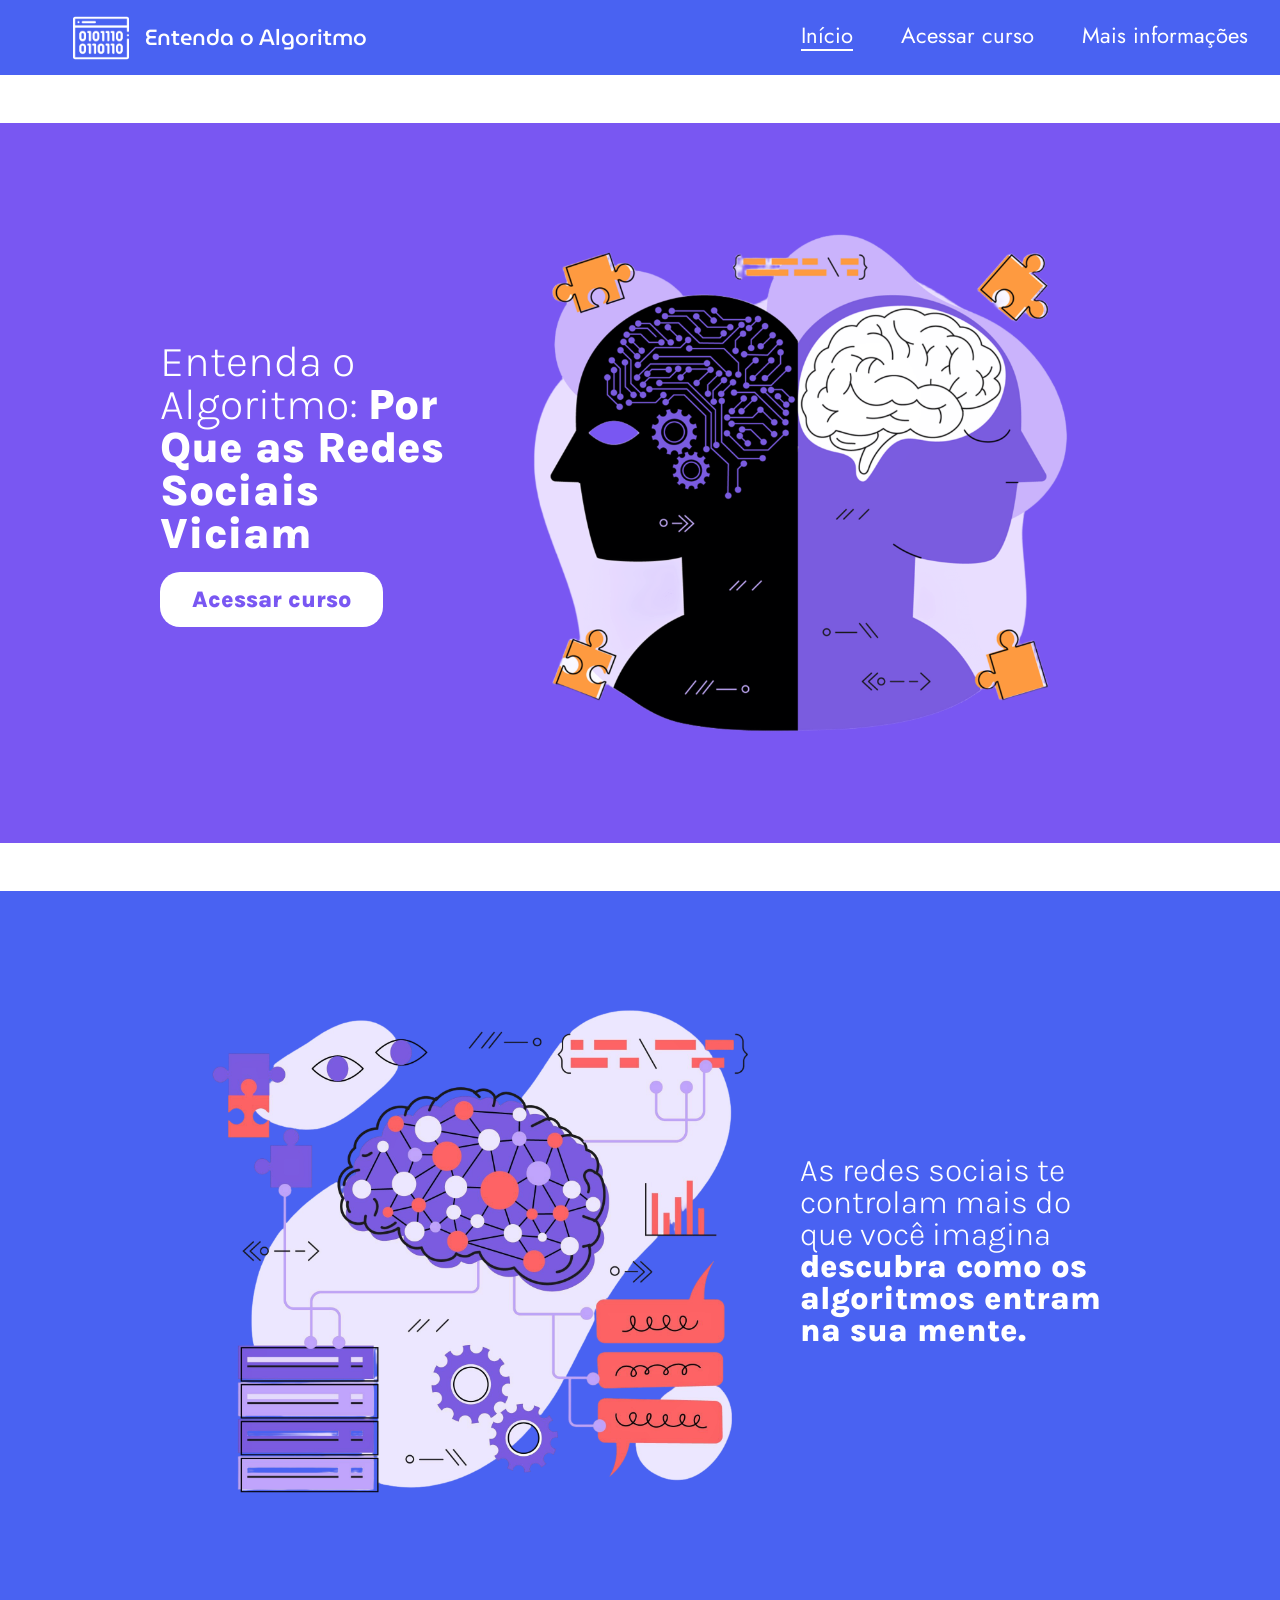
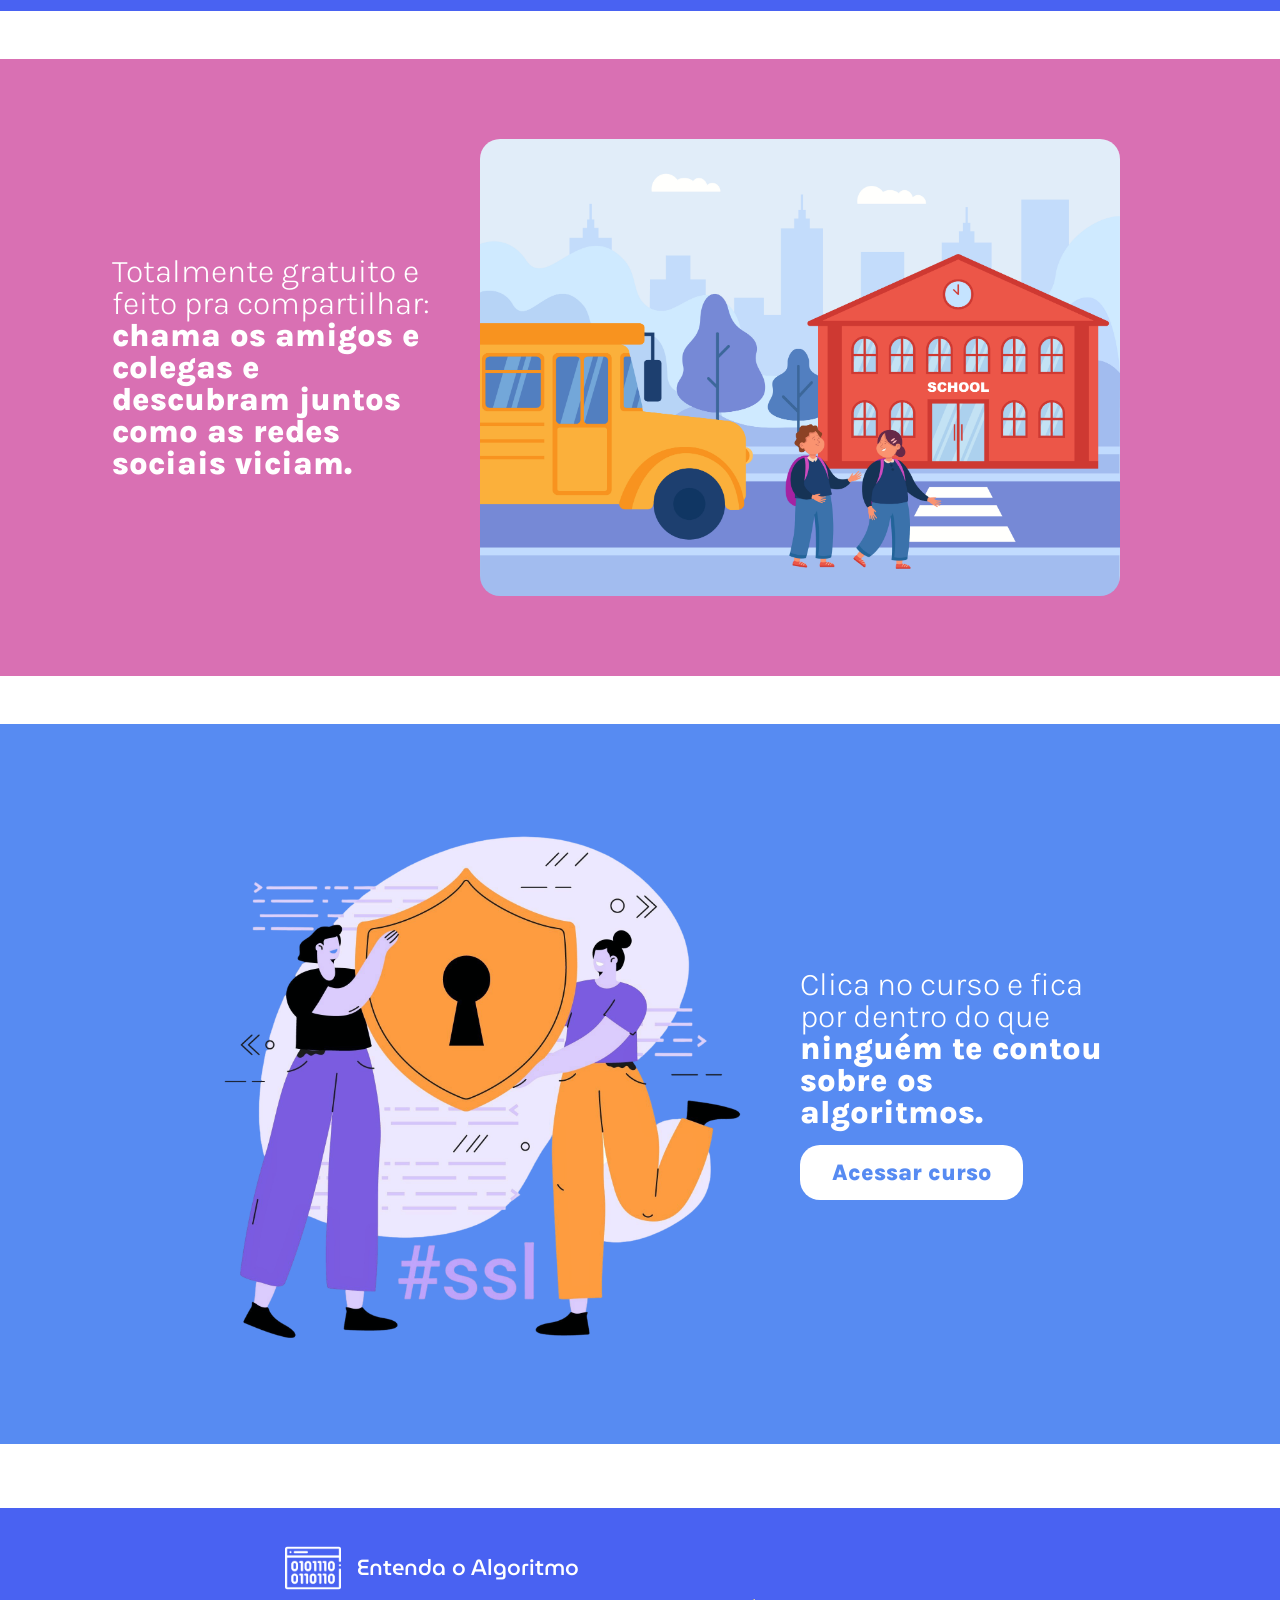
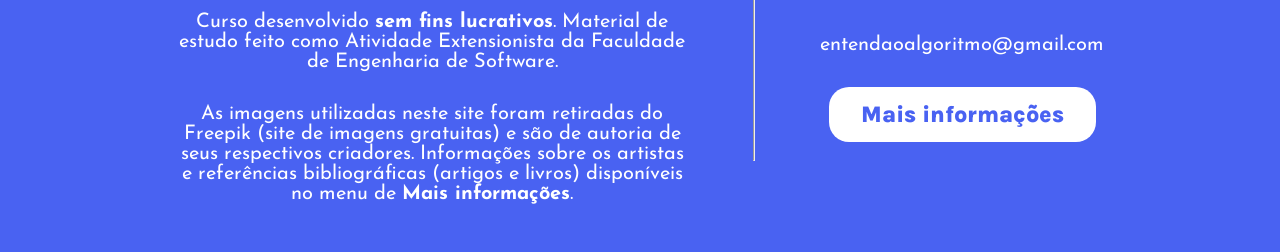
<file: index.html>
<!DOCTYPE html>
<html lang="pt-BR">
<head>
    <meta charset="UTF-8">
    <meta name="viewport" content="width=device-width, initial-scale=1.0">
    <link rel="stylesheet" href="index_sass/style.css">
    <link rel="stylesheet" href="index_sass/reset.css">
    <title>Entenda o Algoritmo</title>
</head>
<body>
    <header>
        <a class="logo" href="index.html" aria-label="Entenda o Algoritmo - página inicial">
            <img src="img/logo.png" alt="">
            <h1 class="texto-logo">Entenda o Algoritmo</h1>
        </a>
        <button class="menu-toggle" aria-label="Abrir menu" aria-expanded="false" aria-controls="menu">
            <span></span><span></span><span></span>
        </button>
        <nav class="opcoes" id="menu" aria-label="Menu principal">
            <a href="index.html" aria-current="page">Início</a>
            <a href="curso.html">Acessar curso</a>
            <a href="mais-informacoes.html">Mais informações</a>
        </nav>
    </header>

    <main>
        <section class="container container-1">
            <div class="container-1-texto">
                <h2>Entenda o Algoritmo: <span>Por Que as Redes Sociais Viciam</span></h2>
                <a class="btn container-1-btn" href="curso.html">Acessar curso</a>
            </div>
            <img src="img/img1.png" alt="Ilustração de uma cabeça metade circuito eletrônico e metade cérebro" class="container-1-imagem">
        </section>

        <section class="container container-2">
            <img src="img/img2.png" alt="Ilustração de um cérebro conectado a gráficos, engrenagens e servidores" class="container-2-imagem">
            <div class="container-2-texto">
                <h3>As redes sociais te controlam mais do que você imagina <span>descubra como os algoritmos entram na sua mente.</span></h3>
            </div>
        </section>

        <section class="container container-3">
            <div class="container-3-texto">
                <h3>Totalmente gratuito e feito pra compartilhar: <span>chama os amigos e colegas e descubram juntos como as redes sociais viciam.</span></h3>
            </div>
            <img src="img/img3.png" alt="Ilustração de estudantes chegando à escola com um ônibus escolar" class="container-3-imagem">
        </section>

        <section class="container container-4">
            <img src="img/img4.png" alt="Ilustração de duas pessoas segurando um escudo com um cadeado" class="container-4-imagem">
            <div class="container-4-texto">
                <h3>Clica no curso e fica por dentro do que <span>ninguém te contou sobre os algoritmos.</span></h3>
                <a class="btn container-4-btn" href="curso.html">Acessar curso</a>
            </div>
        </section>
    </main>

    <footer>
        <div class="rodape-1">
            <div class="logo">
                <img src="img/logo.png" alt="">
                <h1 class="texto-logo">Entenda o Algoritmo</h1>
            </div>

            <h4>Curso desenvolvido <span>sem fins lucrativos</span>. Material de estudo feito como Atividade Extensionista da Faculdade de Engenharia de Software.</h4>
            <h4>As imagens utilizadas neste site foram retiradas do Freepik (site de imagens gratuitas) e são de autoria de seus respectivos criadores. Informações sobre os artistas e referências bibliográficas (artigos e livros) disponíveis no menu de <span>Mais informações</span>.</h4>
        </div>
        <hr class="rodape-divisao">
        <div class="rodape-2">
            <h4>entendaoalgoritmo@gmail.com</h4>
            <a class="btn mais-info-btn" href="mais-informacoes.html">Mais informações</a>
        </div>
    </footer>

    <script src="js/script.js"></script>
</body>
</html>
</file>
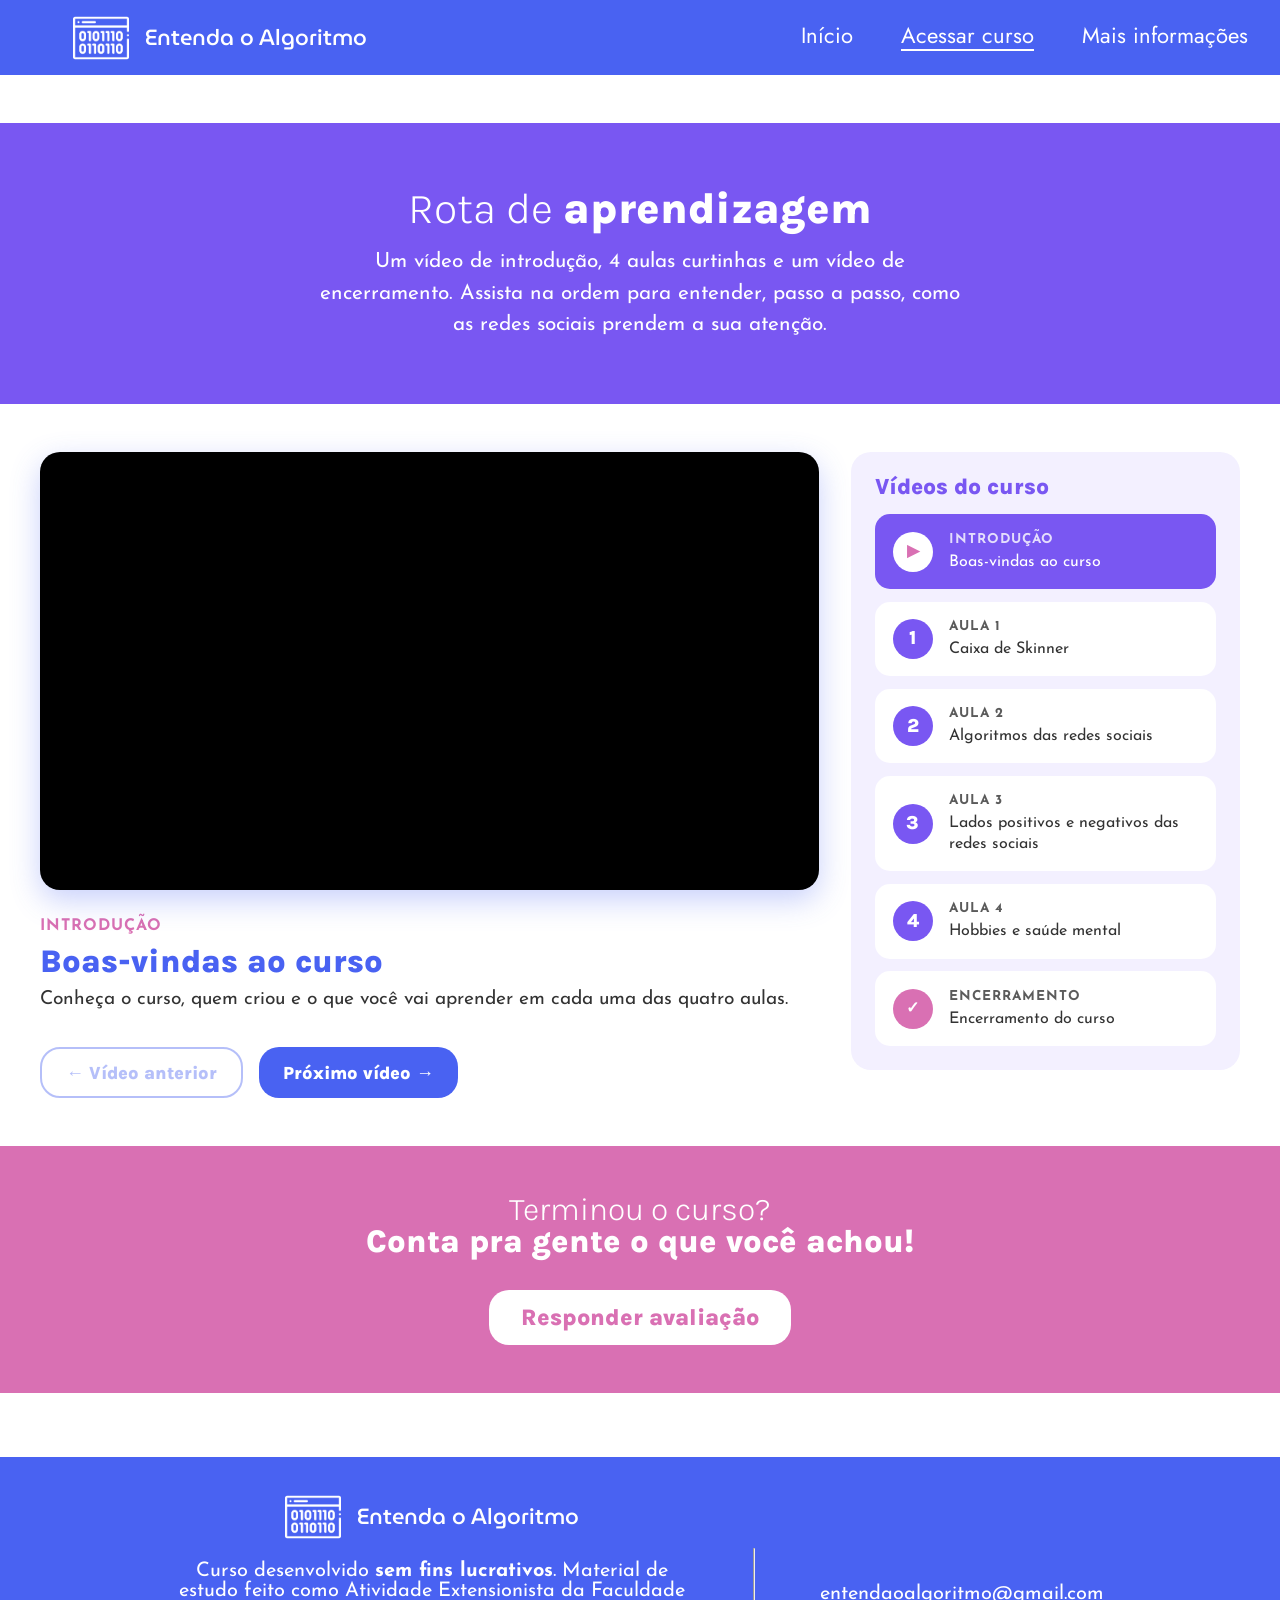
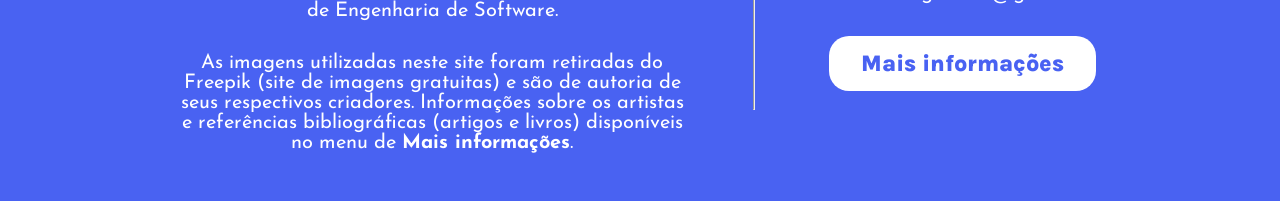
<file: curso.html>
<!DOCTYPE html>
<html lang="pt-BR">
<head>
    <meta charset="UTF-8">
    <meta name="viewport" content="width=device-width, initial-scale=1.0">
    <link rel="stylesheet" href="index_sass/style.css">
    <link rel="stylesheet" href="index_sass/reset.css">
    <title>Acessar curso | Entenda o Algoritmo</title>
</head>
<body>
    <header>
        <a class="logo" href="index.html" aria-label="Entenda o Algoritmo - página inicial">
            <img src="img/logo.png" alt="">
            <h1 class="texto-logo">Entenda o Algoritmo</h1>
        </a>
        <button class="menu-toggle" aria-label="Abrir menu" aria-expanded="false" aria-controls="menu">
            <span></span><span></span><span></span>
        </button>
        <nav class="opcoes" id="menu" aria-label="Menu principal">
            <a href="index.html">Início</a>
            <a href="curso.html" aria-current="page">Acessar curso</a>
            <a href="mais-informacoes.html">Mais informações</a>
        </nav>
    </header>

    <main>
        <section class="pagina-topo topo-curso">
            <h2>Rota de <span>aprendizagem</span></h2>
            <p>Um vídeo de introdução, 4 aulas curtinhas e um vídeo de encerramento. Assista na ordem para entender, passo a passo, como as redes sociais prendem a sua atenção.</p>
        </section>

        <section class="curso">
            <div class="curso-player">
                <div class="video">
                    <iframe id="video-aula" src="https://www.youtube-nocookie.com/embed/M7lc1UVf-VE?rel=0" title="Introdução - Boas-vindas ao curso" allow="accelerometer; autoplay; clipboard-write; encrypted-media; gyroscope; picture-in-picture" allowfullscreen loading="lazy"></iframe>
                </div>
                <p class="aula-etiqueta" id="aula-etiqueta">Introdução</p>
                <h3 id="aula-titulo">Boas-vindas ao curso</h3>
                <p id="aula-descricao">Conheça o curso, quem criou e o que você vai aprender em cada uma das quatro aulas.</p>
                <div class="curso-navegacao">
                    <button class="btn btn-secundario" type="button" id="aula-anterior">&larr; Vídeo anterior</button>
                    <button class="btn" type="button" id="aula-proxima">Próximo vídeo &rarr;</button>
                </div>
            </div>

            <aside class="curso-lista">
                <h3>Vídeos do curso</h3>
                <!--
                    VÍDEOS DE TESTE: para colocar as videoaulas, trocar o valor de data-video
                    pelo ID do vídeo no YouTube (introdução, aulas 1 a 4 e encerramento).
                    Exemplo: no link https://www.youtube.com/watch?v=ABC123xyz o ID é ABC123xyz
                -->
                <ol class="lista-aulas">
                    <li>
                        <button class="aula aula-extra" type="button" data-id="introducao" data-etiqueta="Introdução" data-video="B1zWyXChnSA" data-titulo="Boas-vindas ao curso" data-descricao="Conheça o curso, quem criou e o que você vai aprender em cada uma das quatro aulas.">
                            <span class="aula-numero" aria-hidden="true">&#9654;</span>
                            <span class="aula-texto"><strong>Introdução</strong>Boas-vindas ao curso</span>
                        </button>
                    </li>
                    <li>
                        <button class="aula" type="button" data-id="aula-1" data-etiqueta="Aula 1 de 4" data-video="kOsy1hnUxcc" data-titulo="Caixa de Skinner" data-descricao="Descubra o experimento de B. F. Skinner e por que recompensas aleatórias deixam a gente viciado, dos cassinos ao TikTok.">
                            <span class="aula-numero">1</span>
                            <span class="aula-texto"><strong>Aula 1</strong>Caixa de Skinner</span>
                        </button>
                    </li>
                    <li>
                        <button class="aula" type="button" data-id="aula-2" data-etiqueta="Aula 2 de 4" data-video="U1SPY8dk9bM" data-titulo="Algoritmos das redes sociais" data-descricao="Conheça a história do Facebook e do Instagram, o EdgeRank e como o filtro-bolha decide o que aparece no seu feed.">
                            <span class="aula-numero">2</span>
                            <span class="aula-texto"><strong>Aula 2</strong>Algoritmos das redes sociais</span>
                        </button>
                    </li>
                    <li>
                        <button class="aula" type="button" data-id="aula-3" data-etiqueta="Aula 3 de 4" data-video="ldiKolRSlro" data-titulo="Lados positivos e negativos das redes sociais" data-descricao="Comunicação, educação e oportunidades de um lado; vício, comparação e fake news do outro.">
                            <span class="aula-numero">3</span>
                            <span class="aula-texto"><strong>Aula 3</strong>Lados positivos e negativos das redes sociais</span>
                        </button>
                    </li>
                    <li>
                        <button class="aula" type="button" data-id="aula-4" data-etiqueta="Aula 4 de 4" data-video="q7ysPvgCk6I" data-titulo="Hobbies e saúde mental" data-descricao="Dopamina, hiperestimulação e por que hobbies e exercícios físicos fazem tão bem para a mente.">
                            <span class="aula-numero">4</span>
                            <span class="aula-texto"><strong>Aula 4</strong>Hobbies e saúde mental</span>
                        </button>
                    </li>
                    <li>
                        <button class="aula aula-extra" type="button" data-id="encerramento" data-etiqueta="Encerramento" data-video="edfngMeiaKE" data-titulo="Encerramento do curso" data-descricao="Relembre os principais pontos das quatro aulas e veja como usar as redes sociais com mais consciência no dia a dia.">
                            <span class="aula-numero" aria-hidden="true">&#10003;</span>
                            <span class="aula-texto"><strong>Encerramento</strong>Encerramento do curso</span>
                        </button>
                    </li>
                </ol>
            </aside>
        </section>

        <section class="container-feedback">
            <h3>Terminou o curso? <span>Conta pra gente o que você achou!</span></h3>
            <!-- Trocar o # pelo link do formulário do Google Forms -->
            <a class="btn" href="https://docs.google.com/forms/d/e/1FAIpQLSdnWYzrgBQA33xOzJUFiazICIhiclO5DUC6-a_5540QKNPAaw/viewform" target="_blank" rel="noopener">Responder avaliação</a>
        </section>
    </main>

    <footer>
        <div class="rodape-1">
            <div class="logo">
                <img src="img/logo.png" alt="">
                <h1 class="texto-logo">Entenda o Algoritmo</h1>
            </div>

            <h4>Curso desenvolvido <span>sem fins lucrativos</span>. Material de estudo feito como Atividade Extensionista da Faculdade de Engenharia de Software.</h4>
            <h4>As imagens utilizadas neste site foram retiradas do Freepik (site de imagens gratuitas) e são de autoria de seus respectivos criadores. Informações sobre os artistas e referências bibliográficas (artigos e livros) disponíveis no menu de <span>Mais informações</span>.</h4>
        </div>
        <hr class="rodape-divisao">
        <div class="rodape-2">
            <h4>entendaoalgoritmo@gmail.com</h4>
            <a class="btn mais-info-btn" href="mais-informacoes.html">Mais informações</a>
        </div>
    </footer>

    <script src="js/script.js"></script>
</body>
</html>
</file>
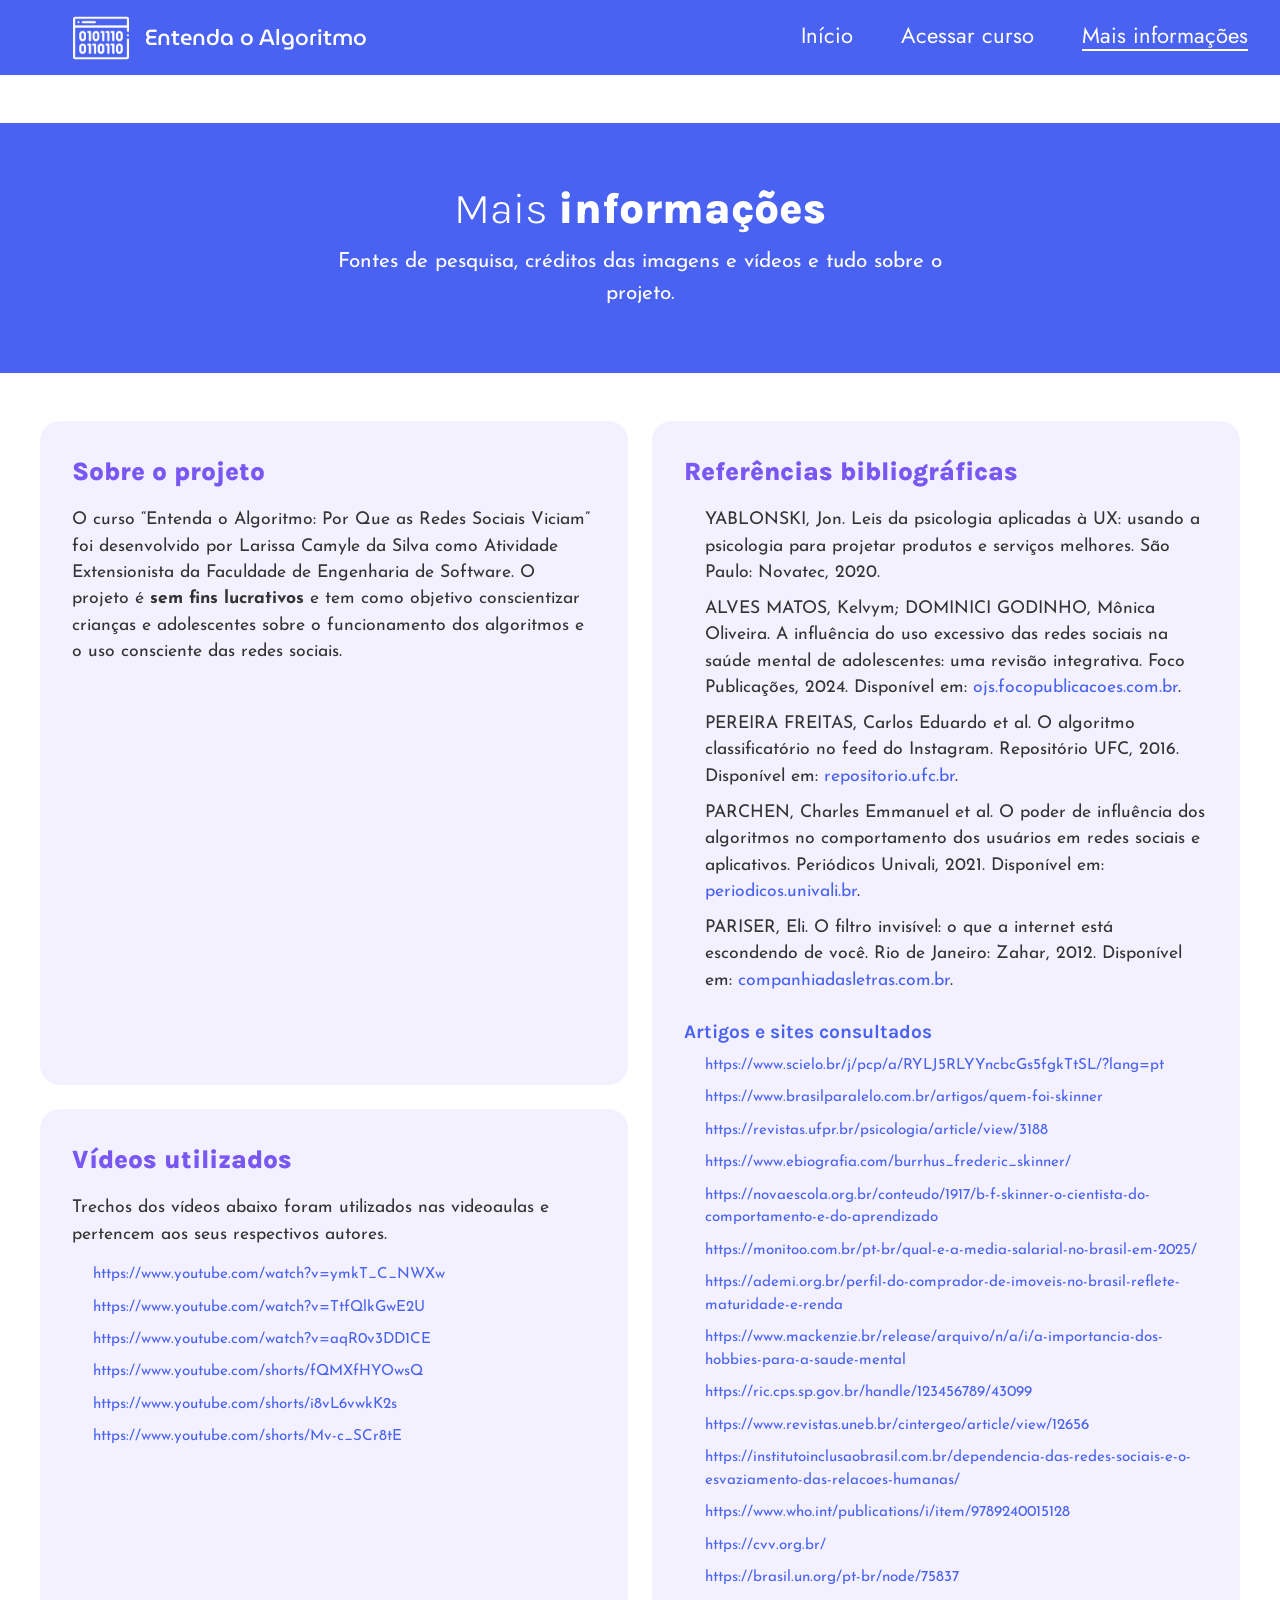
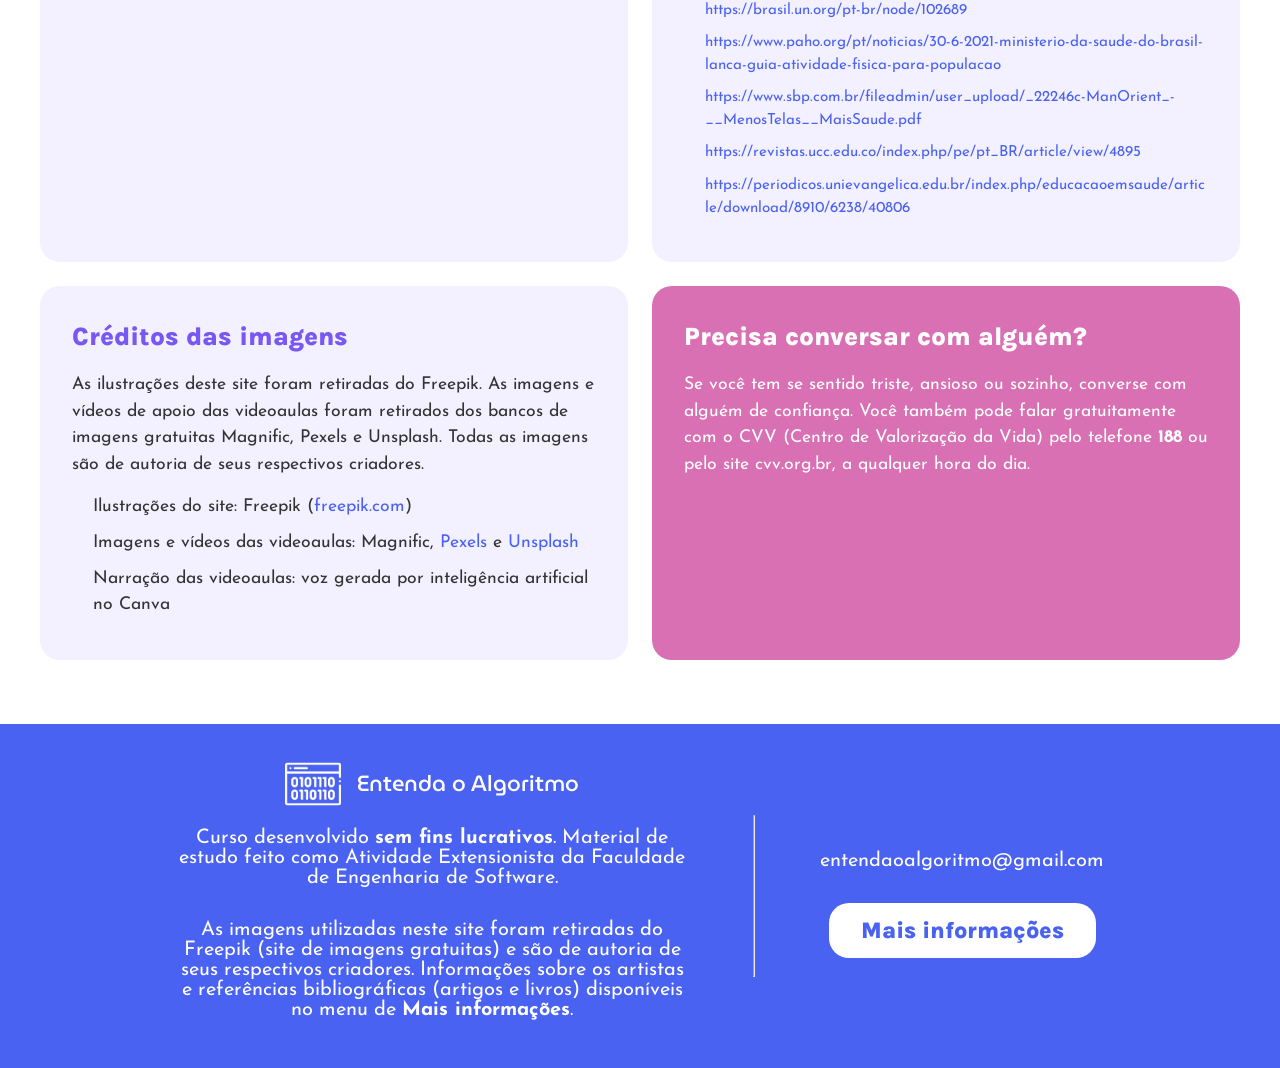
<file: mais-informacoes.html>
<!DOCTYPE html>
<html lang="pt-BR">
<head>
    <meta charset="UTF-8">
    <meta name="viewport" content="width=device-width, initial-scale=1.0">
    <link rel="stylesheet" href="index_sass/style.css">
    <link rel="stylesheet" href="index_sass/reset.css">
    <title>Mais informações | Entenda o Algoritmo</title>
</head>
<body>
    <header>
        <a class="logo" href="index.html" aria-label="Entenda o Algoritmo - página inicial">
            <img src="img/logo.png" alt="">
            <h1 class="texto-logo">Entenda o Algoritmo</h1>
        </a>
        <button class="menu-toggle" aria-label="Abrir menu" aria-expanded="false" aria-controls="menu">
            <span></span><span></span><span></span>
        </button>
        <nav class="opcoes" id="menu" aria-label="Menu principal">
            <a href="index.html">Início</a>
            <a href="curso.html">Acessar curso</a>
            <a href="mais-informacoes.html" aria-current="page">Mais informações</a>
        </nav>
    </header>

    <main>
        <section class="pagina-topo topo-info">
            <h2>Mais <span>informações</span></h2>
            <p>Fontes de pesquisa, créditos das imagens e vídeos e tudo sobre o projeto.</p>
        </section>

        <section class="info">
            <article class="info-card">
                <h3>Sobre o projeto</h3>
                <p>O curso “Entenda o Algoritmo: Por Que as Redes Sociais Viciam” foi desenvolvido por Larissa Camyle da Silva como Atividade Extensionista da Faculdade de Engenharia de Software. O projeto é <strong>sem fins lucrativos</strong> e tem como objetivo conscientizar crianças e adolescentes sobre o funcionamento dos algoritmos e o uso consciente das redes sociais.</p>
            </article>

            <article class="info-card">
                <h3>Referências bibliográficas</h3>
                <ul class="info-lista">
                    <li>YABLONSKI, Jon. Leis da psicologia aplicadas à UX: usando a psicologia para projetar produtos e serviços melhores. São Paulo: Novatec, 2020.</li>
                    <li>ALVES MATOS, Kelvym; DOMINICI GODINHO, Mônica Oliveira. A influência do uso excessivo das redes sociais na saúde mental de adolescentes: uma revisão integrativa. Foco Publicações, 2024. Disponível em: <a href="https://ojs.focopublicacoes.com.br/foco/article/view/4716" target="_blank" rel="noopener">ojs.focopublicacoes.com.br</a>.</li>
                    <li>PEREIRA FREITAS, Carlos Eduardo et al. O algoritmo classificatório no feed do Instagram. Repositório UFC, 2016. Disponível em: <a href="https://repositorio.ufc.br/handle/riufc/44471" target="_blank" rel="noopener">repositorio.ufc.br</a>.</li>
                    <li>PARCHEN, Charles Emmanuel et al. O poder de influência dos algoritmos no comportamento dos usuários em redes sociais e aplicativos. Periódicos Univali, 2021. Disponível em: <a href="https://periodicos.univali.br/index.php/nej/article/view/17587" target="_blank" rel="noopener">periodicos.univali.br</a>.</li>
                    <li>PARISER, Eli. O filtro invisível: o que a internet está escondendo de você. Rio de Janeiro: Zahar, 2012. Disponível em: <a href="https://www.companhiadasletras.com.br/livro/9788537808030/o-filtro-invisivel" target="_blank" rel="noopener">companhiadasletras.com.br</a>.</li>
                </ul>
                <h4>Artigos e sites consultados</h4>
                <ul class="info-lista info-links">
                    <li><a href="https://www.scielo.br/j/pcp/a/RYLJ5RLYYncbcGs5fgkTtSL/?lang=pt" target="_blank" rel="noopener">https://www.scielo.br/j/pcp/a/RYLJ5RLYYncbcGs5fgkTtSL/?lang=pt</a></li>
                    <li><a href="https://www.brasilparalelo.com.br/artigos/quem-foi-skinner" target="_blank" rel="noopener">https://www.brasilparalelo.com.br/artigos/quem-foi-skinner</a></li>
                    <li><a href="https://revistas.ufpr.br/psicologia/article/view/3188" target="_blank" rel="noopener">https://revistas.ufpr.br/psicologia/article/view/3188</a></li>
                    <li><a href="https://www.ebiografia.com/burrhus_frederic_skinner/" target="_blank" rel="noopener">https://www.ebiografia.com/burrhus_frederic_skinner/</a></li>
                    <li><a href="https://novaescola.org.br/conteudo/1917/b-f-skinner-o-cientista-do-comportamento-e-do-aprendizado" target="_blank" rel="noopener">https://novaescola.org.br/conteudo/1917/b-f-skinner-o-cientista-do-comportamento-e-do-aprendizado</a></li>
                    <li><a href="https://monitoo.com.br/pt-br/qual-e-a-media-salarial-no-brasil-em-2025/" target="_blank" rel="noopener">https://monitoo.com.br/pt-br/qual-e-a-media-salarial-no-brasil-em-2025/</a></li>
                    <li><a href="https://ademi.org.br/perfil-do-comprador-de-imoveis-no-brasil-reflete-maturidade-e-renda" target="_blank" rel="noopener">https://ademi.org.br/perfil-do-comprador-de-imoveis-no-brasil-reflete-maturidade-e-renda</a></li>
                    <li><a href="https://www.mackenzie.br/release/arquivo/n/a/i/a-importancia-dos-hobbies-para-a-saude-mental" target="_blank" rel="noopener">https://www.mackenzie.br/release/arquivo/n/a/i/a-importancia-dos-hobbies-para-a-saude-mental</a></li>
                    <li><a href="https://ric.cps.sp.gov.br/handle/123456789/43099" target="_blank" rel="noopener">https://ric.cps.sp.gov.br/handle/123456789/43099</a></li>
                    <li><a href="https://www.revistas.uneb.br/cintergeo/article/view/12656" target="_blank" rel="noopener">https://www.revistas.uneb.br/cintergeo/article/view/12656</a></li>
                    <li><a href="https://institutoinclusaobrasil.com.br/dependencia-das-redes-sociais-e-o-esvaziamento-das-relacoes-humanas/" target="_blank" rel="noopener">https://institutoinclusaobrasil.com.br/dependencia-das-redes-sociais-e-o-esvaziamento-das-relacoes-humanas/</a></li>
                    <li><a href="https://www.who.int/publications/i/item/9789240015128" target="_blank" rel="noopener">https://www.who.int/publications/i/item/9789240015128</a></li>
                    <li><a href="https://cvv.org.br/" target="_blank" rel="noopener">https://cvv.org.br/</a></li>
                    <li><a href="https://brasil.un.org/pt-br/node/75837" target="_blank" rel="noopener">https://brasil.un.org/pt-br/node/75837</a></li>
                    <li><a href="https://brasil.un.org/pt-br/node/102689" target="_blank" rel="noopener">https://brasil.un.org/pt-br/node/102689</a></li>
                    <li><a href="https://www.paho.org/pt/noticias/30-6-2021-ministerio-da-saude-do-brasil-lanca-guia-atividade-fisica-para-populacao" target="_blank" rel="noopener">https://www.paho.org/pt/noticias/30-6-2021-ministerio-da-saude-do-brasil-lanca-guia-atividade-fisica-para-populacao</a></li>
                    <li><a href="https://www.sbp.com.br/fileadmin/user_upload/_22246c-ManOrient_-__MenosTelas__MaisSaude.pdf" target="_blank" rel="noopener">https://www.sbp.com.br/fileadmin/user_upload/_22246c-ManOrient_-__MenosTelas__MaisSaude.pdf</a></li>
                    <li><a href="https://revistas.ucc.edu.co/index.php/pe/pt_BR/article/view/4895" target="_blank" rel="noopener">https://revistas.ucc.edu.co/index.php/pe/pt_BR/article/view/4895</a></li>
                    <li><a href="https://periodicos.unievangelica.edu.br/index.php/educacaoemsaude/article/download/8910/6238/40806" target="_blank" rel="noopener">https://periodicos.unievangelica.edu.br/index.php/educacaoemsaude/article/download/8910/6238/40806</a></li>
                </ul>
            </article>

            <article class="info-card">
                <h3>Vídeos utilizados</h3>
                <p>Trechos dos vídeos abaixo foram utilizados nas videoaulas e pertencem aos seus respectivos autores.</p>
                <ul class="info-lista info-links">
                    <li><a href="https://www.youtube.com/watch?v=ymkT_C_NWXw" target="_blank" rel="noopener">https://www.youtube.com/watch?v=ymkT_C_NWXw</a></li>
                    <li><a href="https://www.youtube.com/watch?v=TtfQlkGwE2U" target="_blank" rel="noopener">https://www.youtube.com/watch?v=TtfQlkGwE2U</a></li>
                    <li><a href="https://www.youtube.com/watch?v=aqR0v3DD1CE" target="_blank" rel="noopener">https://www.youtube.com/watch?v=aqR0v3DD1CE</a></li>
                    <li><a href="https://www.youtube.com/shorts/fQMXfHYOwsQ" target="_blank" rel="noopener">https://www.youtube.com/shorts/fQMXfHYOwsQ</a></li>
                    <li><a href="https://www.youtube.com/shorts/i8vL6vwkK2s" target="_blank" rel="noopener">https://www.youtube.com/shorts/i8vL6vwkK2s</a></li>
                    <li><a href="https://www.youtube.com/shorts/Mv-c_SCr8tE" target="_blank" rel="noopener">https://www.youtube.com/shorts/Mv-c_SCr8tE</a></li>
                </ul>
            </article>

            <article class="info-card">
                <h3>Créditos das imagens</h3>
                <p>As ilustrações deste site foram retiradas do Freepik. As imagens e vídeos de apoio das videoaulas foram retirados dos bancos de imagens gratuitas Magnific, Pexels e Unsplash. Todas as imagens são de autoria de seus respectivos criadores.</p>
                <ul class="info-lista">
                    <li>Ilustrações do site: Freepik (<a href="https://www.freepik.com" target="_blank" rel="noopener">freepik.com</a>)</li>
                    <li>Imagens e vídeos das videoaulas: Magnific, <a href="https://www.pexels.com" target="_blank" rel="noopener">Pexels</a> e <a href="https://unsplash.com" target="_blank" rel="noopener">Unsplash</a></li>
                    <li>Narração das videoaulas: voz gerada por inteligência artificial no Canva</li>
                </ul>
            </article>

            <article class="info-card info-ajuda">
                <h3>Precisa conversar com alguém?</h3>
                <p>Se você tem se sentido triste, ansioso ou sozinho, converse com alguém de confiança. Você também pode falar gratuitamente com o CVV (Centro de Valorização da Vida) pelo telefone <strong>188</strong> ou pelo site <a href="https://cvv.org.br" target="_blank" rel="noopener">cvv.org.br</a>, a qualquer hora do dia.</p>
            </article>
        </section>
    </main>

    <footer>
        <div class="rodape-1">
            <div class="logo">
                <img src="img/logo.png" alt="">
                <h1 class="texto-logo">Entenda o Algoritmo</h1>
            </div>

            <h4>Curso desenvolvido <span>sem fins lucrativos</span>. Material de estudo feito como Atividade Extensionista da Faculdade de Engenharia de Software.</h4>
            <h4>As imagens utilizadas neste site foram retiradas do Freepik (site de imagens gratuitas) e são de autoria de seus respectivos criadores. Informações sobre os artistas e referências bibliográficas (artigos e livros) disponíveis no menu de <span>Mais informações</span>.</h4>
        </div>
        <hr class="rodape-divisao">
        <div class="rodape-2">
            <h4>entendaoalgoritmo@gmail.com</h4>
            <a class="btn mais-info-btn" href="mais-informacoes.html">Mais informações</a>
        </div>
    </footer>

    <script src="js/script.js"></script>
</body>
</html>
</file>
<file: index_sass/style.css>
@import url("https://fonts.googleapis.com/css2?family=Josefin+Sans:ital,wght@0,100..700;1,100..700&family=Jost:ital,wght@0,100..900;1,100..900&family=Karla:ital,wght@0,200..800;1,200..800&family=MuseoModerno:ital,wght@0,100..900;1,100..900&display=swap");
:root {
  --azul-escuro: #4962F2;
  --roxo: #7957F2;
  --rosa: #D970B3;
  --azul-claro: #578BF2;
  --jost: "Jost", sans-serif;
  --museo: "MuseoModerno", sans-serif;
  --karla: "Karla", sans-serif;
  --josefin: "Josefin Sans", sans-serif;
}

header {
  background-color: var(--azul-escuro);
  color: white;
  display: flex;
  justify-content: space-between;
  align-items: center;
  margin-bottom: 5rem;
  padding: 1rem;
}
header .logo {
  color: white;
  text-decoration: none;
  width: 20%;
  padding-left: 2rem;
  display: flex;
  justify-content: center;
  align-items: center;
  gap: 1rem;
}
header .logo img {
  height: 3.5rem;
}
header .logo h1 {
  font-family: var(--museo);
  font-weight: 500;
  font-size: 22px;
  width: 40%;
  text-wrap: nowrap;
}
header .opcoes {
  width: 60%;
  display: flex;
  justify-content: right;
  align-items: center;
  padding: 1.5rem 2rem 1.5rem 0rem;
  gap: 3rem;
  font-size: 22px;
  font-family: var(--jost);
  flex-direction: row;
}
header .opcoes a {
  color: white;
  text-decoration: none;
  transition: transform 0.2s;
  border-bottom: 2px solid transparent;
  padding-bottom: 0.2rem;
}
header .opcoes a:hover, header .opcoes a:focus-visible {
  transform: scale(1.1);
}
header .opcoes a[aria-current=page] {
  border-bottom-color: white;
}
header .menu-toggle {
  display: none;
}

@media screen and (max-width: 750px) {
  header {
    flex-direction: row;
    flex-wrap: wrap;
    justify-content: space-between;
    padding: 0.8rem 1rem;
    position: relative;
  }
  header .logo {
    padding-left: 0rem;
    gap: 0.5rem;
    width: auto;
  }
  header .logo img {
    height: 2.6rem;
  }
  header .logo h1 {
    width: auto;
    font-size: 19px;
  }
  header .menu-toggle {
    display: flex;
    flex-direction: column;
    justify-content: center;
    gap: 5px;
    width: 44px;
    height: 44px;
    padding: 10px;
    margin: 0;
    background: none;
    border-radius: 8px;
  }
  header .menu-toggle span {
    display: block;
    height: 3px;
    width: 100%;
    background: white;
    border-radius: 3px;
    transition: transform 0.3s, opacity 0.3s;
  }
  header .menu-toggle:hover {
    transform: none;
    background: rgba(255, 255, 255, 0.15);
  }
  header .menu-toggle[aria-expanded=true] span:nth-child(1) {
    transform: translateY(8px) rotate(45deg);
  }
  header .menu-toggle[aria-expanded=true] span:nth-child(2) {
    opacity: 0;
  }
  header .menu-toggle[aria-expanded=true] span:nth-child(3) {
    transform: translateY(-8px) rotate(-45deg);
  }
  header .opcoes {
    display: none;
    width: 100%;
    flex-direction: column;
    align-items: center;
    padding: 1rem 0rem 0.5rem 0rem;
    gap: 1.2rem;
    font-size: 19px;
  }
  header .opcoes a {
    width: 100%;
    text-align: center;
    padding: 0.6rem 0rem;
  }
  header .opcoes a:hover, header .opcoes a:focus-visible {
    transform: none;
    background: rgba(255, 255, 255, 0.15);
    border-radius: 10px;
  }
  header .opcoes.aberto {
    display: flex;
  }
}
@media screen and (min-width: 750px) and (max-width: 1000px) {
  header {
    flex-direction: row;
    justify-content: center;
    gap: 10%;
  }
  header .logo {
    width: auto;
    padding: 0.5rem;
    gap: 0.5rem;
  }
  header .logo img {
    height: 3rem;
  }
  header .logo h1 {
    width: auto;
    font-size: 20px;
  }
  header .opcoes {
    width: auto;
    justify-content: center;
    flex-wrap: wrap;
    align-items: center;
    padding: 1rem 0rem;
    gap: 2rem;
    font-size: 19px;
  }
}
.container {
  width: 100%;
  height: 45rem;
  display: flex;
  justify-content: center;
  align-items: center;
  margin: 3rem 0rem 0rem 0rem;
  background-color: aqua;
  gap: 5rem;
  padding: 2rem 0rem;
}
.container img {
  height: 35rem;
}
.container div {
  width: 20rem;
}
.container div h2 {
  font-size: 2.7rem;
  font-family: var(--karla);
  font-weight: 300;
  color: white;
}
.container div h3 {
  font-size: 2rem;
  font-family: var(--karla);
  font-weight: 300;
  color: white;
}
.container div span {
  font-weight: 900;
}

.container-1 {
  background: var(--roxo);
}
.container-1 button, .container-1 .btn {
  color: var(--roxo);
}

.container-2 {
  background: var(--azul-escuro);
}

.container-3 {
  height: auto;
  background: var(--rosa);
}
.container-3 img {
  border-radius: 20px;
  margin: 3rem;
}

.container-4 {
  background: var(--azul-claro);
  margin-bottom: 4rem;
}
.container-4 button, .container-4 .btn {
  color: var(--azul-claro);
}

button, .btn {
  display: inline-block;
  text-decoration: none;
  cursor: pointer;
  padding: 1rem 2rem;
  background: white;
  font-family: var(--karla);
  font-weight: 900;
  border: none;
  border-radius: 20px;
  font-size: 23px;
  margin-top: 1rem;
}

button:hover, .btn:hover {
  transform: scale(1.1);
}

button:focus-visible, .btn:focus-visible, a:focus-visible {
  outline: 3px solid #FFD43B;
  outline-offset: 3px;
}

@media screen and (max-width: 650px) {
  .container {
    flex-direction: column;
    justify-content: center;
    height: auto;
    gap: 1rem;
    padding: 2rem 0rem 1rem 0rem;
  }
  .container img {
    width: 80%;
    height: auto;
    padding: 1rem 0rem;
  }
  .container div {
    width: auto;
    display: flex;
    flex-direction: column;
    justify-content: center;
    align-items: center;
    gap: 0.8rem;
  }
  .container div h2 {
    font-size: 1.6rem;
    text-align: center;
    padding: 1rem 10% 0rem 10%;
  }
  .container div h3 {
    font-size: 1.2rem;
    text-align: center;
    padding: 0rem 10%;
  }
  .container div span {
    font-weight: 900;
  }
  .container div button, .container div .btn {
    padding: 1rem 1.5rem;
    font-size: 20px;
    margin-top: 1rem;
    width: 12rem;
  }
  .container-1 {
    flex-direction: column-reverse;
    gap: 0rem;
    padding: 2rem 0rem;
  }
  .container-1 img {
    padding: 0rem;
  }
  .container-1, .container-2 {
    gap: 0rem;
  }
  .container-2 h3 {
    margin: 0rem 0.5rem 2rem 0.5rem;
  }
  .container-3 h3 {
    margin: 2rem 0.5rem 0rem 0.5rem;
  }
  .container-3 img {
    padding: 0rem;
  }
  .container-4 {
    gap: 2rem;
    padding: 1rem 0rem 0rem 0rem;
  }
  .container-4 img {
    padding: 0rem;
  }
  .container-4 button, .container-4 .btn {
    margin-bottom: 2.5rem;
  }
}
@media screen and (min-width: 500px) and (max-width: 650px) {
  .container img {
    width: 75%;
  }
  .container div {
    gap: 1rem;
  }
  .container div h2 {
    font-size: 1.8rem;
  }
  .container div h3 {
    font-size: 1.4rem;
  }
}
@media screen and (min-width: 650px) and (max-width: 1000px) {
  .container {
    display: flex;
    justify-content: center;
    align-items: center;
    gap: 2rem;
    padding: 2rem 1.5rem;
  }
  .container img {
    width: 45% !important;
    height: auto;
    padding: 1rem 0rem;
  }
  .container div {
    gap: 1rem;
    width: 40% !important;
    text-align: center;
    padding: 0rem;
    margin: 0rem;
  }
  .container div h2 {
    font-size: 1.8rem;
  }
  .container div h3 {
    font-size: 1.4rem;
  }
  .container div button, .container div .btn {
    padding: 1rem 1.5rem;
    font-size: 20px;
    margin-top: 1rem;
    width: 12rem;
  }
  .container-3 h3 {
    margin: 0rem;
  }
  .container-3 img {
    padding: 0rem;
  }
}
@media screen and (min-width: 1000px) and (max-width: 1300px) {
  .container {
    gap: 0rem;
  }
  .container img {
    width: 50% !important;
    height: auto;
    padding: 2rem 0rem;
  }
  .container-3 {
    padding: 2rem 0rem;
  }
  .container-3 img {
    image-orientation: flip;
    width: 50%;
    height: auto;
    padding: 0rem;
  }
}
footer {
  background: var(--azul-escuro);
  color: white;
  display: flex;
  justify-content: center;
  align-items: center;
  flex-direction: row;
}
footer .rodape-1, footer .rodape-2 {
  display: flex;
  justify-content: center;
  align-items: center;
  flex-direction: column;
  width: auto;
  max-width: 34rem;
  margin: 2rem 0rem;
}
footer .rodape-1 h4, footer .rodape-2 h4 {
  padding: 1rem;
  font-size: 20px;
  color: white;
  font-family: var(--josefin);
  font-weight: 400;
  text-align: center;
}
footer .rodape-1 span, footer .rodape-2 span {
  font-weight: 900;
}
footer .rodape-1 button, footer .rodape-1 .btn, footer .rodape-2 button, footer .rodape-2 .btn {
  color: var(--azul-escuro);
}
footer .rodape-1 .btn-linkedin, footer .rodape-2 .btn-linkedin {
  background: none;
  color: white;
  display: flex;
  justify-content: center;
  flex-wrap: nowrap;
  flex-direction: row;
  align-items: center;
  gap: 0.5rem;
}
footer .rodape-1 .btn-linkedin img, footer .rodape-2 .btn-linkedin img {
  width: 30px;
}
footer .logo {
  display: flex;
  justify-content: center;
  align-items: center;
  gap: 1rem;
  flex-direction: row;
}
footer .logo img {
  height: 3.5rem;
}
footer .logo h1 {
  font-family: var(--museo);
  font-weight: 500;
  font-size: 22px;
  text-wrap: nowrap;
}
footer .rodape-1 {
  margin-left: 10rem;
}
footer .rodape-2 {
  margin-right: 10rem;
}
footer hr {
  height: 10rem;
}

@media screen and (max-width: 600px) {
  footer {
    flex-direction: column;
    gap: 1rem;
  }
  footer .rodape-1, footer .rodape-2 {
    width: auto;
    margin: 0rem 0rem;
  }
  footer .rodape-1 h4, footer .rodape-2 h4 {
    padding: 0.5rem;
    font-size: 16px;
  }
  footer .rodape-1 button, footer .rodape-1 .btn, footer .rodape-2 button, footer .rodape-2 .btn {
    font-size: 16px;
    width: auto;
    padding: 0.5rem 1rem;
  }
  footer .logo {
    gap: 0.5rem;
  }
  footer .logo img {
    height: 2.5rem;
  }
  footer .logo h1 {
    font-size: 18px;
    text-wrap: nowrap;
  }
  footer .rodape-1 {
    margin-left: 0rem;
    padding-top: 2rem;
  }
  footer .rodape-2 {
    margin-right: 0rem;
    padding-bottom: 2rem;
  }
  footer hr {
    height: 0.1rem;
    width: 5rem;
    background-color: white;
  }
}
@media screen and (min-width: 600px) and (max-width: 1100px) {
  footer {
    gap: 1rem;
  }
  footer .rodape-1, footer .rodape-2 {
    width: auto;
    margin: 0rem;
  }
  footer .rodape-1 h4, footer .rodape-2 h4 {
    padding: 1rem;
    font-size: 18px;
  }
  footer .rodape-1 span, footer .rodape-2 span {
    font-weight: 900;
  }
  footer .rodape-1 button, footer .rodape-1 .btn, footer .rodape-2 button, footer .rodape-2 .btn {
    font-size: 17px;
    padding: 0.5rem 1rem;
    width: auto;
    color: var(--azul-escuro);
  }
  footer .logo {
    gap: 0.5rem;
  }
  footer .logo img {
    height: 3rem;
  }
  footer .logo h1 {
    font-family: var(--museo);
    font-weight: 500;
    font-size: 18px;
    text-wrap: nowrap;
  }
  footer .rodape-1 {
    margin-left: 3rem;
    margin-top: 2rem;
    margin-bottom: 2rem;
  }
  footer .rodape-2 {
    margin-right: 3rem;
    margin-top: 2rem;
    margin-bottom: 2rem;
  }
  footer hr {
    height: 10rem;
  }
}
.pagina-topo {
  background: var(--roxo);
  color: white;
  text-align: center;
  padding: 4rem 1.5rem;
  margin-top: 3rem;
}
.pagina-topo h2 {
  font-family: var(--karla);
  font-size: 2.7rem;
  font-weight: 300;
  margin-bottom: 1rem;
}
.pagina-topo h2 span {
  font-weight: 900;
}
.pagina-topo p {
  font-family: var(--josefin);
  font-size: 1.3rem;
  line-height: 1.5;
  max-width: 40rem;
  margin: 0 auto;
}

.topo-info {
  background: var(--azul-escuro);
}

.curso {
  display: grid;
  grid-template-columns: minmax(0, 2fr) minmax(0, 1fr);
  gap: 2rem;
  max-width: 75rem;
  margin: 3rem auto;
  padding: 0rem 1.5rem;
  font-family: var(--josefin);
}

.curso-player .video {
  position: relative;
  width: 100%;
  aspect-ratio: 16/9;
  border-radius: 20px;
  overflow: hidden;
  background: #000;
  box-shadow: 0 10px 30px rgba(73, 98, 242, 0.3);
}
.curso-player .video iframe {
  position: absolute;
  inset: 0;
  width: 100%;
  height: 100%;
  border: 0;
}
.curso-player .aula-etiqueta {
  margin-top: 1.5rem;
  color: var(--rosa);
  font-weight: 700;
  font-size: 1rem;
  text-transform: uppercase;
  letter-spacing: 1px;
}
.curso-player h3 {
  font-family: var(--karla);
  font-weight: 900;
  font-size: 2rem;
  color: var(--azul-escuro);
  margin: 0.5rem 0rem;
}
.curso-player p {
  font-size: 1.2rem;
  line-height: 1.5;
  color: #333;
}

.curso-navegacao {
  display: flex;
  gap: 1rem;
  flex-wrap: wrap;
  margin-top: 1rem;
}
.curso-navegacao .btn {
  background: var(--azul-escuro);
  color: white;
  font-size: 18px;
  padding: 0.8rem 1.5rem;
}
.curso-navegacao .btn-secundario {
  background: white;
  color: var(--azul-escuro);
  border: 2px solid var(--azul-escuro);
}
.curso-navegacao .btn:disabled {
  opacity: 0.4;
  cursor: not-allowed;
  transform: none;
}

.curso-lista {
  background: #F3F0FF;
  border-radius: 20px;
  padding: 1.5rem;
  align-self: start;
}
.curso-lista h3 {
  font-family: var(--karla);
  font-weight: 900;
  font-size: 1.4rem;
  color: var(--roxo);
  margin-bottom: 1rem;
}

.lista-aulas {
  display: flex;
  flex-direction: column;
  gap: 0.8rem;
}
.lista-aulas .aula {
  width: 100%;
  display: flex;
  align-items: center;
  gap: 1rem;
  text-align: left;
  margin: 0;
  padding: 0.9rem 1rem;
  border-radius: 15px;
  background: white;
  border: 2px solid transparent;
  font-family: var(--josefin);
  font-weight: 400;
  font-size: 1rem;
  color: #333;
  line-height: 1.3;
  transition: border-color 0.2s, transform 0.2s;
}
.lista-aulas .aula:hover {
  transform: scale(1.02);
  border-color: var(--azul-claro);
}
.lista-aulas .aula[aria-current=true] {
  background: var(--roxo);
  color: white;
}
.lista-aulas .aula[aria-current=true] .aula-numero {
  background: white;
  color: var(--roxo);
}
.lista-aulas .aula-numero {
  flex-shrink: 0;
  display: flex;
  justify-content: center;
  align-items: center;
  width: 2.5rem;
  height: 2.5rem;
  border-radius: 50%;
  background: var(--roxo);
  color: white;
  font-family: var(--karla);
  font-weight: 900;
  font-size: 1.2rem;
}
.lista-aulas .aula-extra .aula-numero {
  background: var(--rosa);
  font-size: 1rem;
}
.lista-aulas .aula-extra[aria-current=true] .aula-numero {
  color: var(--rosa);
}
.lista-aulas .aula-texto {
  display: flex;
  flex-direction: column;
  gap: 0.2rem;
}
.lista-aulas .aula-texto strong {
  font-weight: 700;
  font-size: 0.85rem;
  text-transform: uppercase;
  letter-spacing: 1px;
  opacity: 0.8;
}

.container-feedback {
  background: var(--rosa);
  color: white;
  text-align: center;
  padding: 3rem 1.5rem;
  margin-bottom: 4rem;
}
.container-feedback h3 {
  font-family: var(--karla);
  font-size: 2rem;
  font-weight: 300;
  margin-bottom: 1rem;
}
.container-feedback h3 span {
  font-weight: 900;
  display: block;
}
.container-feedback .btn {
  color: var(--rosa);
}

.info {
  display: grid;
  grid-template-columns: repeat(2, minmax(0, 1fr));
  gap: 1.5rem;
  max-width: 75rem;
  margin: 3rem auto 4rem auto;
  padding: 0rem 1.5rem;
  font-family: var(--josefin);
}

.info-card {
  background: #F3F0FF;
  border-radius: 20px;
  padding: 2rem;
  color: #333;
  line-height: 1.5;
  font-size: 1.1rem;
}
.info-card h3 {
  font-family: var(--karla);
  font-weight: 900;
  font-size: 1.6rem;
  color: var(--roxo);
  margin-bottom: 1rem;
}
.info-card h4 {
  font-family: var(--karla);
  font-weight: 700;
  font-size: 1.2rem;
  color: var(--azul-escuro);
  margin: 1.5rem 0rem 0.5rem 0rem;
}
.info-card p {
  margin-bottom: 1rem;
}
.info-card strong {
  font-weight: 700;
}
.info-card a {
  color: var(--azul-escuro);
  word-break: break-word;
}

.info-lista {
  list-style: disc;
  padding-left: 1.3rem;
}
.info-lista li {
  margin-bottom: 0.6rem;
}

.info-links {
  font-size: 0.95rem;
}

.info-card:nth-child(2) {
  grid-row: span 2;
}

.info-ajuda {
  background: var(--rosa);
  color: white;
}
.info-ajuda h3, .info-ajuda a {
  color: white;
}

@media screen and (max-width: 900px) {
  .curso {
    grid-template-columns: 1fr;
  }
  .info {
    grid-template-columns: 1fr;
  }
  .info-card:nth-child(2) {
    grid-row: auto;
  }
}
@media screen and (max-width: 650px) {
  .pagina-topo {
    padding: 2.5rem 1rem;
  }
  .pagina-topo h2 {
    font-size: 1.8rem;
  }
  .pagina-topo p {
    font-size: 1.1rem;
  }
  .curso, .info {
    margin: 2rem auto;
    padding: 0rem 1rem;
  }
  .curso-player .video {
    border-radius: 12px;
  }
  .curso-player h3 {
    font-size: 1.5rem;
  }
  .curso-player p {
    font-size: 1.05rem;
  }
  .curso-navegacao .btn {
    flex: 1;
    font-size: 16px;
    padding: 0.8rem 1rem;
    text-align: center;
  }
  .container-feedback h3 {
    font-size: 1.4rem;
  }
  .info-card {
    padding: 1.5rem;
    font-size: 1rem;
  }
}
.container {
  box-sizing: border-box;
}

.btn, button {
  white-space: nowrap;
}

.lista-aulas .aula {
  white-space: normal;
}

@media screen and (max-width: 750px) {
  body > header {
    padding: 0.6rem 1rem;
  }
  body > header .opcoes a[aria-current=page] {
    border-bottom-color: transparent;
    background: rgba(255, 255, 255, 0.2);
    border-radius: 10px;
  }
}

/*# sourceMappingURL=style.css.map */
</file>
